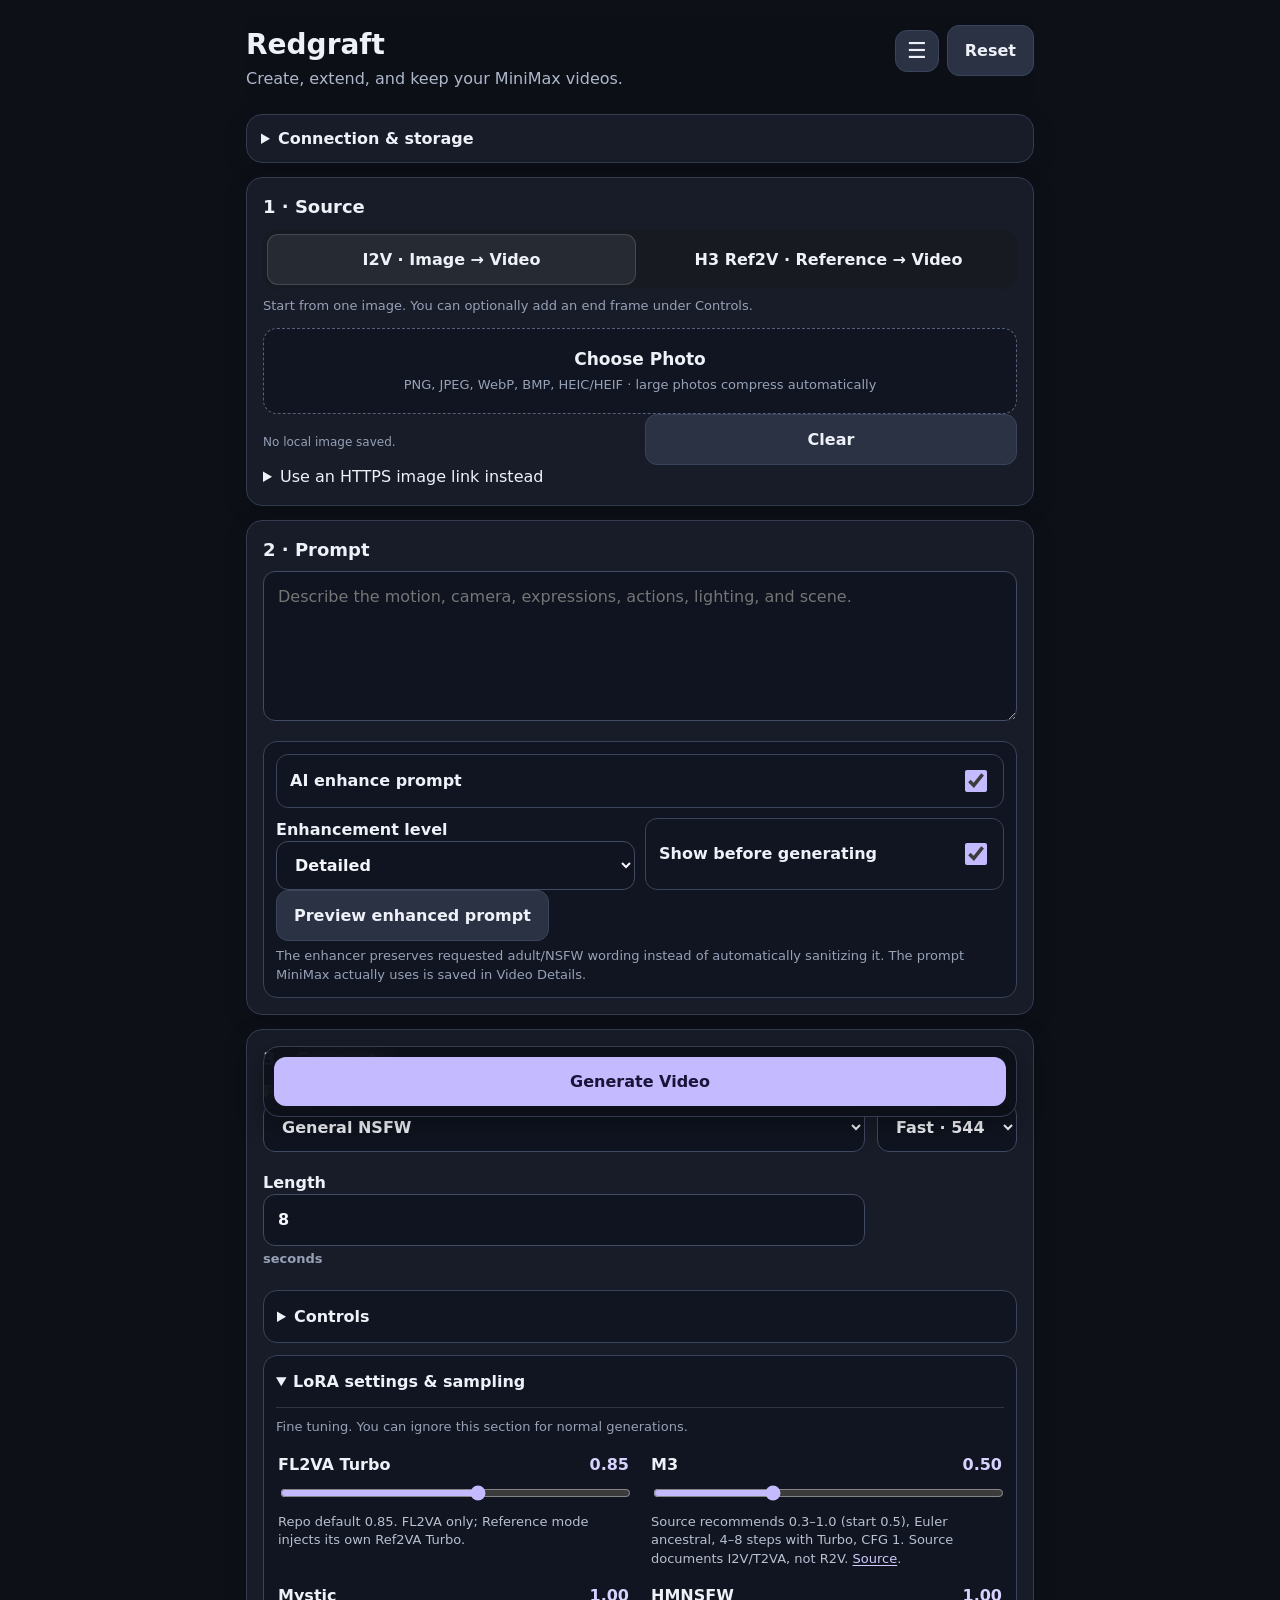
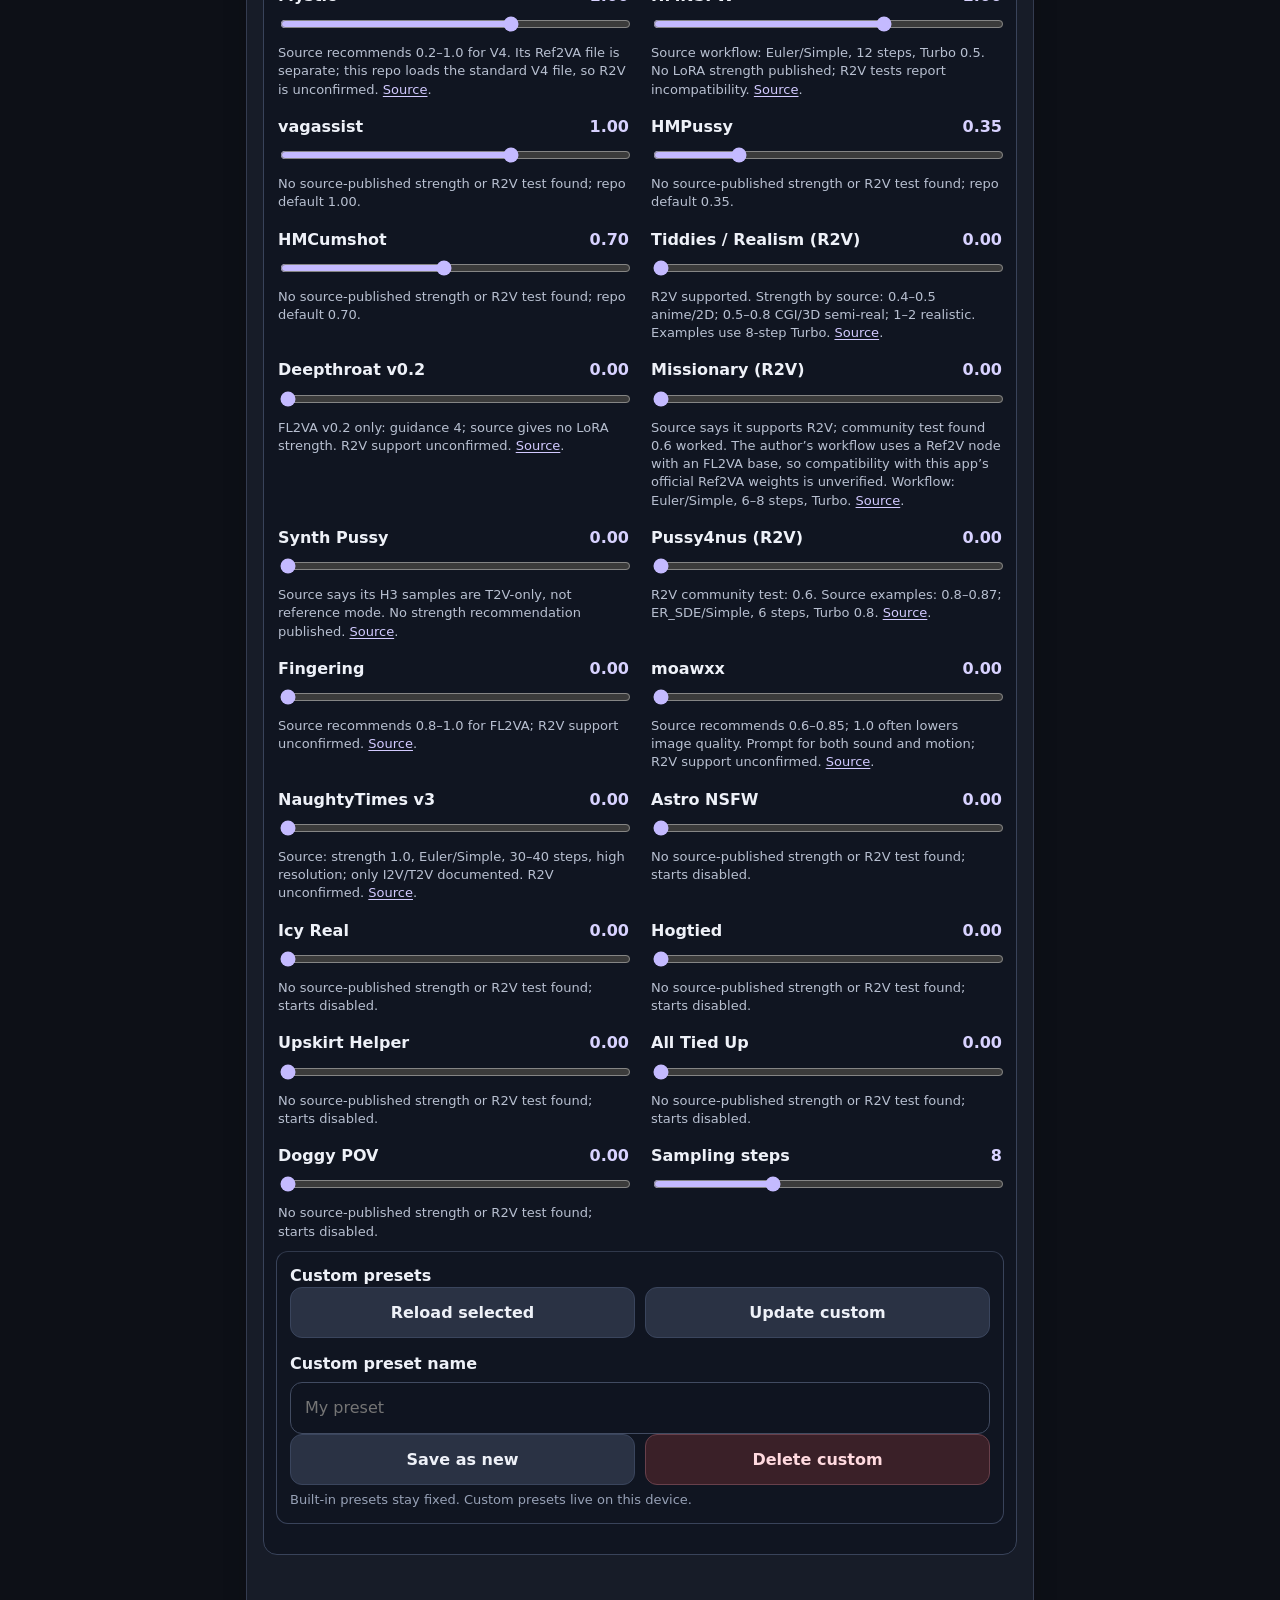
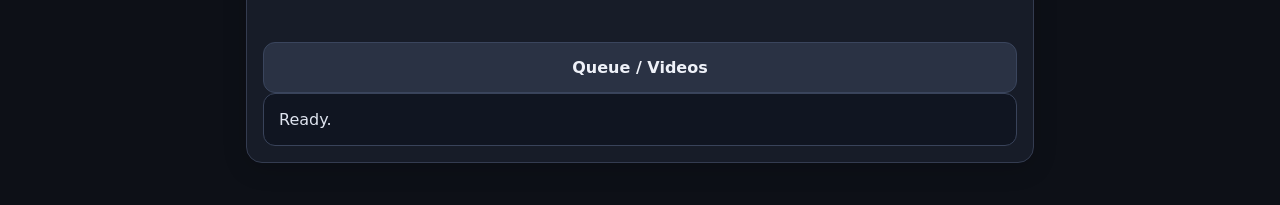
<file: docs/index.html>
<!doctype html>
<html lang="en">
<head>
<meta charset="utf-8">
<meta name="viewport" content="width=device-width,initial-scale=1,viewport-fit=cover">
<meta name="theme-color" content="#101219">
<meta name="apple-mobile-web-app-capable" content="yes">
<meta name="apple-mobile-web-app-status-bar-style" content="black-translucent">
<meta name="apple-mobile-web-app-title" content="Redgraft Video">
<meta http-equiv="Content-Security-Policy" content="default-src 'none'; style-src 'self'; script-src 'self'; connect-src https://api.runpod.ai; img-src blob: data: https:; media-src blob: https:; base-uri 'none'; form-action 'none'">
<title>Redgraft · Image to Video</title>
<link rel="stylesheet" href="styles.css">
<link rel="stylesheet" href="experience.css">
</head>
<body>
<div class="topbar">
  <div><h1>Redgraft</h1><p class="sub">Create, extend, and keep your MiniMax videos.</p></div>
  <div class="top-actions"><button id="menuBtn" class="secondary icon" type="button" aria-label="Open queue and videos">☰</button><button id="clearSettings" class="secondary" type="button">Reset</button></div>
</div>

<form id="form">
  <div class="card compact-card">
    <details id="connection">
      <summary>Connection & storage</summary>
      <label for="endpoint">RunPod endpoint ID</label>
      <input id="endpoint" placeholder="Example: abc123xyz" autocomplete="off" autocapitalize="off" spellcheck="false" required>
      <label for="key">RunPod API key</label>
      <input id="key" type="password" placeholder="RunPod API key" autocomplete="off" autocapitalize="off" spellcheck="false" required>
      <div class="saved">Connection details stay on this device until Reset.</div>
      <div id="archiveState" class="archive-banner">Permanent archive status unknown.</div>
    </details>
  </div>

  <div class="card">
    <h2 class="section-title">1 · Source</h2>
    <div class="mode-switch" role="group" aria-label="Generation mode">
      <button id="modeI2v" class="mode-button active" type="button" data-mode="i2v">I2V · Image → Video</button>
      <button id="modeReference" class="mode-button" type="button" data-mode="reference">H3 Ref2V · Reference → Video</button>
    </div>
    <input id="generationMode" type="hidden" value="i2v">
    <p id="modeHelp" class="section-sub">Start from one image. You can optionally add an end frame under Controls.</p>
    <div class="filebox"><input id="image" type="file" accept="image/png,image/jpeg,image/webp,image/bmp,image/heic,image/heif"><strong>Choose Photo</strong><span>PNG, JPEG, WebP, BMP, HEIC/HEIF · large photos compress automatically</span></div>
    <img id="preview" alt="Selected first frame" hidden>
    <div class="row" style="margin-top:10px"><div id="savedImageStatus" class="saved">No local image saved.</div><button id="clearSavedImage" class="secondary" type="button">Clear</button></div>
    <details style="margin-top:12px"><summary>Use an HTTPS image link instead</summary><label for="imageUrl">Direct image URL</label><input id="imageUrl" type="url" placeholder="https://…/image.jpg" inputmode="url" autocomplete="off"></details>
    <div id="referencePanel" class="subtle-section" hidden>
      <label for="referenceImages">Additional reference images <span class="hint">up to 8</span></label>
      <input id="referenceImages" type="file" accept="image/png,image/jpeg,image/webp,image/bmp,image/heic,image/heif" multiple>
      <div class="hint">Large reference images compress on this device to fit RunPod’s request limit.</div>
      <div id="referenceCount" class="saved">1 reference: the main image.</div>
      <label for="referenceSize">Reference fidelity<select id="referenceSize"><option value="match" selected>Balanced</option><option value="max">Maximum identity</option></select></label>
      <div class="hint">The main photo is &lt;Picture 1&gt;. Extra references become &lt;Picture 2&gt;, &lt;Picture 3&gt;, and so on.</div>
    </div>
  </div>

  <div class="card">
    <h2 class="section-title">2 · Prompt</h2>
    <textarea id="prompt" maxlength="10000" placeholder="Describe the motion, camera, expressions, actions, lighting, and scene." required></textarea>
    <div class="enhance-panel">
      <div class="enhance-head">
        <label class="toggle" for="autoEnhance"><span>AI enhance prompt</span><input id="autoEnhance" type="checkbox" checked></label>
      </div>
      <div class="enhance-controls">
        <label for="enhanceMode">Enhancement level<select id="enhanceMode"><option value="light">Light</option><option value="detailed" selected>Detailed</option><option value="aggressive">Aggressive</option></select></label>
        <label class="toggle" for="showEnhancedPrompt"><span>Show before generating</span><input id="showEnhancedPrompt" type="checkbox" checked></label>
      </div>
      <button id="previewEnhance" class="secondary" type="button" style="width:100%;margin-top:10px">Preview enhanced prompt</button>
      <div class="hint">The enhancer preserves requested adult/NSFW wording instead of automatically sanitizing it. The prompt MiniMax actually uses is saved in Video Details.</div>
    </div>
  </div>

  <div class="card">
    <h2 class="section-title">3 · Generate</h2>
    <div class="quick-grid primary-settings">
      <label for="presetSelect">Preset<select id="presetSelect"></select></label>
      <label for="qualityMode">Quality<select id="qualityMode"><option value="fast" selected>Fast · 544×960</option><option value="balanced">Balanced · 672×1184</option><option value="quality">Quality · 768×1344</option></select></label>
      <label for="duration">Length<input id="duration" type="number" min="0" max="60" step="1" inputmode="numeric" value="8"><span class="hint">seconds</span></label>
    </div>

    <details class="creative-panel">
      <summary>Controls</summary>
      <div class="control-group compact-grid">
        <div class="group-title">Generation</div>
        <label for="cameraMove">Camera<select id="cameraMove"><option value="none">Natural / prompt decides</option><option value="static">Static</option><option value="push">Slow push-in</option><option value="pull">Slow pull-back</option><option value="pan">Pan</option><option value="track">Tracking</option><option value="handheld">Handheld</option><option value="orbit">Orbit</option></select></label>
        <label for="motionAmount">Motion<select id="motionAmount"><option value="low">Low</option><option value="medium" selected>Medium</option><option value="high">High</option></select></label>
        <div class="quick-toggle-row compact-toggles"><label class="toggle" for="enableAudio"><span>Audio</span><input id="enableAudio" type="checkbox"></label><label class="toggle" for="enableGimm"><span>48 fps</span><input id="enableGimm" type="checkbox"></label><label class="toggle" for="enableAiUpscale"><span>AI upscale ×2</span><input id="enableAiUpscale" type="checkbox"></label></div>
      </div>
      <div class="control-group">
        <div class="group-title">Reproducibility</div>
        <label class="toggle" for="lockSeed"><span>Lock seed</span><input id="lockSeed" type="checkbox"></label>
        <label for="seedValue">Seed<input id="seedValue" type="number" min="0" max="9223372036854775807" step="1" inputmode="numeric" placeholder="Random"></label>
        <button id="newSeed" class="secondary" type="button">New random seed</button>
      </div>
      <div class="control-group" id="i2vEndFrameGroup">
        <div class="group-title">End-frame control</div>
        <div class="hint">Optional. H3 will transition from the first image toward this final frame.</div>
        <div class="filebox mini-filebox"><input id="lastFrame" type="file" accept="image/png,image/jpeg,image/webp,image/bmp,image/heic,image/heif"><strong>Choose End Frame</strong><span>Leave empty for normal I2V</span></div>
        <img id="lastFramePreview" alt="Selected end frame" hidden>
        <button id="clearLastFrame" class="secondary" type="button">Clear end frame</button>
      </div>
      <div class="control-group" id="abGroup">
        <div class="group-title">A/B test</div>
        <label class="toggle" for="abEnabled"><span>Generate two controlled variants</span><input id="abEnabled" type="checkbox"></label>
        <div id="abControls" hidden>
          <label for="abSetting">Compare<select id="abSetting"><option value="mystic_strength">Mystic</option><option value="hmnsfw_strength">HMNSFW</option><option value="vagassist_strength">vagassist</option><option value="realism_strength">Tiddies / Realism</option><option value="civ3210503_strength">Missionary (R2V)</option><option value="civ3320641_strength">Synth Pussy</option><option value="steps">Sampling steps</option></select></label>
          <div class="row"><label for="abA">A<input id="abA" type="number" min="0" max="16" step="0.05" value="0.5"></label><label for="abB">B<input id="abB" type="number" min="0" max="16" step="0.05" value="1.0"></label></div>
          <div class="hint">Both jobs use the same image, prompt and seed; only this setting changes.</div>
        </div>
      </div>
    </details>

    <details id="advancedSettings" class="advanced-panel" open>
      <summary>LoRA settings & sampling</summary>
      <div class="hint">Fine tuning. You can ignore this section for normal generations.</div>
      <div id="refAdvancedNote" class="hint" hidden>All LoRAs in this list except FL2VA Turbo are available in Ref2V; selected LoRAs are applied after the Ref2V Turbo adapter. “(R2V)” means this exact file has reference-mode evidence or is Ref2VA-specific. Untagged LoRAs are unconfirmed for Ref2VA; start low. Notes show source recommendations where available, otherwise the repo default.</div>
      <div id="loraWarning" class="lora-warning" hidden></div>
      <div id="loraGrid" class="lora-grid">
      <div id="fl2vaTurboSetting" class="setting"><div class="slider-head"><span>FL2VA Turbo</span><output id="turboStrengthValue">0.85</output></div><input id="turboStrength" type="range" min="0" max="1.5" step="0.05" value="0.85"><div class="tiny lora-note">Repo default 0.85. FL2VA only; Reference mode injects its own Ref2VA Turbo.</div></div>
      <div class="setting"><div class="slider-head"><span>M3</span><output id="m3StrengthValue">0.50</output></div><input id="m3Strength" type="range" min="0" max="1.5" step="0.05" value="0.50"><div class="tiny lora-note">Source recommends 0.3–1.0 (start 0.5), Euler ancestral, 4–8 steps with Turbo, CFG 1. Source documents I2V/T2VA, not R2V. <a href="https://civarchive.com/models/2925727?modelVersionId=3345855" target="_blank" rel="noopener">Source</a>.</div></div>
      <div class="setting"><div class="slider-head"><span>Mystic</span><output id="mysticStrengthValue">1.00</output></div><input id="mysticStrength" type="range" min="0" max="1.5" step="0.05" value="1.00"><div class="tiny lora-note">Source recommends 0.2–1.0 for V4. Its Ref2VA file is separate; this repo loads the standard V4 file, so R2V is unconfirmed. <a href="https://civarchive.com/models/2856467?modelVersionId=3266628" target="_blank" rel="noopener">Source</a>.</div></div>
      <div class="setting"><div class="slider-head"><span>HMNSFW</span><output id="hmnsfwStrengthValue">1.00</output></div><input id="hmnsfwStrength" type="range" min="0" max="1.5" step="0.05" value="1.00"><div class="tiny lora-note">Source workflow: Euler/Simple, 12 steps, Turbo 0.5. No LoRA strength published; R2V tests report incompatibility. <a href="https://civarchive.com/models/2834417?modelVersionId=3206518" target="_blank" rel="noopener">Source</a>.</div></div>
      <div class="setting"><div class="slider-head"><span>vagassist</span><output id="vagassistStrengthValue">1.00</output></div><input id="vagassistStrength" type="range" min="0" max="1.5" step="0.05" value="1.00"><div class="tiny lora-note">No source-published strength or R2V test found; repo default 1.00.</div></div>
      <div class="setting"><div class="slider-head"><span>HMPussy</span><output id="hmpussyStrengthValue">0.35</output></div><input id="hmpussyStrength" type="range" min="0" max="1.5" step="0.05" value="0.35"><div class="tiny lora-note">No source-published strength or R2V test found; repo default 0.35.</div></div>
      <div class="setting"><div class="slider-head"><span>HMCumshot</span><output id="cumshotStrengthValue">0.70</output></div><input id="cumshotStrength" type="range" min="0" max="1.5" step="0.05" value="0.70"><div class="tiny lora-note">No source-published strength or R2V test found; repo default 0.70.</div></div>
      <div class="setting"><div class="slider-head"><span>Tiddies / Realism (R2V)</span><output id="realismStrengthValue">0.00</output></div><input id="realismStrength" type="range" min="0" max="2" step="0.05" value="0"><div class="tiny lora-note">R2V supported. Strength by source: 0.4–0.5 anime/2D; 0.5–0.8 CGI/3D semi-real; 1–2 realistic. Examples use 8-step Turbo. <a href="https://civarchive.com/models/2858760?modelVersionId=3229050" target="_blank" rel="noopener">Source</a>.</div></div>
      <div class="setting"><div class="slider-head"><span>Deepthroat v0.2</span><output id="deepthroatStrengthValue">0.00</output></div><input id="deepthroatStrength" type="range" min="0" max="2" step="0.05" value="0"><div class="tiny lora-note">FL2VA v0.2 only: guidance 4; source gives no LoRA strength. R2V support unconfirmed. <a href="https://civarchive.com/models/2476698?modelVersionId=3226989" target="_blank" rel="noopener">Source</a>.</div></div>
      <div class="setting"><div class="slider-head"><span>Missionary (R2V)</span><output id="civ3210503StrengthValue">0.00</output></div><input id="civ3210503Strength" type="range" min="0" max="2" step="0.05" value="0"><div class="tiny lora-note">Source says it supports R2V; community test found 0.6 worked. The author’s workflow uses a Ref2V node with an FL2VA base, so compatibility with this app’s official Ref2VA weights is unverified. Workflow: Euler/Simple, 6–8 steps, Turbo. <a href="https://civarchive.com/models/2843744?modelVersionId=3210503" target="_blank" rel="noopener">Source</a>.</div></div>
      <div class="setting"><div class="slider-head"><span>Synth Pussy</span><output id="civ3320641StrengthValue">0.00</output></div><input id="civ3320641Strength" type="range" min="0" max="2" step="0.05" value="0"><div class="tiny lora-note">Source says its H3 samples are T2V-only, not reference mode. No strength recommendation published. <a href="https://civarchive.com/models/2509189?modelVersionId=3320641" target="_blank" rel="noopener">Source</a>.</div></div>
      <div class="setting"><div class="slider-head"><span>Pussy4nus (R2V)</span><output id="pussy4nusStrengthValue">0.00</output></div><input id="pussy4nusStrength" type="range" min="0" max="2" step="0.05" value="0"><div class="tiny lora-note">R2V community test: 0.6. Source examples: 0.8–0.87; ER_SDE/Simple, 6 steps, Turbo 0.8. <a href="https://civarchive.com/models/2838518?modelVersionId=3207723" target="_blank" rel="noopener">Source</a>.</div></div>
      <div class="setting"><div class="slider-head"><span>Fingering</span><output id="fingeringStrengthValue">0.00</output></div><input id="fingeringStrength" type="range" min="0" max="2" step="0.05" value="0"><div class="tiny lora-note">Source recommends 0.8–1.0 for FL2VA; R2V support unconfirmed. <a href="https://civarchive.com/models/2887438?modelVersionId=3264127" target="_blank" rel="noopener">Source</a>.</div></div>
      <div class="setting"><div class="slider-head"><span>moawxx</span><output id="moawxxStrengthValue">0.00</output></div><input id="moawxxStrength" type="range" min="0" max="2" step="0.05" value="0"><div class="tiny lora-note">Source recommends 0.6–0.85; 1.0 often lowers image quality. Prompt for both sound and motion; R2V support unconfirmed. <a href="https://civarchive.com/models/2857965?modelVersionId=3228089" target="_blank" rel="noopener">Source</a>.</div></div>
      <div class="setting"><div class="slider-head"><span>NaughtyTimes v3</span><output id="naughtytimesStrengthValue">0.00</output></div><input id="naughtytimesStrength" type="range" min="0" max="2" step="0.05" value="0"><div class="tiny lora-note">Source: strength 1.0, Euler/Simple, 30–40 steps, high resolution; only I2V/T2V documented. R2V unconfirmed. <a href="https://civarchive.com/models/2836176?modelVersionId=3304489" target="_blank" rel="noopener">Source</a>.</div></div>
      <div class="setting"><div class="slider-head"><span>Astro NSFW</span><output id="astroStrengthValue">0.00</output></div><input id="astroStrength" type="range" min="0" max="2" step="0.05" value="0"><div class="tiny lora-note">No source-published strength or R2V test found; starts disabled.</div></div>
      <div class="setting"><div class="slider-head"><span>Icy Real</span><output id="icyRealStrengthValue">0.00</output></div><input id="icyRealStrength" type="range" min="0" max="2" step="0.05" value="0"><div class="tiny lora-note">No source-published strength or R2V test found; starts disabled.</div></div>
      <div class="setting"><div class="slider-head"><span>Hogtied</span><output id="hogtiedStrengthValue">0.00</output></div><input id="hogtiedStrength" type="range" min="0" max="2" step="0.05" value="0"><div class="tiny lora-note">No source-published strength or R2V test found; starts disabled.</div></div>
      <div class="setting"><div class="slider-head"><span>Upskirt Helper</span><output id="upskirtStrengthValue">0.00</output></div><input id="upskirtStrength" type="range" min="0" max="2" step="0.05" value="0"><div class="tiny lora-note">No source-published strength or R2V test found; starts disabled.</div></div>
      <div class="setting"><div class="slider-head"><span>All Tied Up</span><output id="allTiedUpStrengthValue">0.00</output></div><input id="allTiedUpStrength" type="range" min="0" max="2" step="0.05" value="0"><div class="tiny lora-note">No source-published strength or R2V test found; starts disabled.</div></div>
      <div class="setting"><div class="slider-head"><span>Doggy POV</span><output id="doggyPovStrengthValue">0.00</output></div><input id="doggyPovStrength" type="range" min="0" max="2" step="0.05" value="0"><div class="tiny lora-note">No source-published strength or R2V test found; starts disabled.</div></div>
      <div id="afterMidnightSetting" class="setting" hidden><div class="slider-head"><span>AfterMidnight · Ref2VA (R2V)</span><output id="afterMidnightStrengthValue">0.00</output></div><input id="afterMidnightStrength" type="range" min="0" max="2" step="0.05" value="0"><div class="tiny lora-note">Built specifically for Ref2VA; starts disabled. No published weight recommendation found.</div></div>
      <div class="setting"><div class="slider-head"><span>Sampling steps</span><output id="stepsValue">8</output></div><input id="steps" type="range" min="4" max="16" step="1" value="8"></div>
      </div>

      <div class="preset-box subtle-section">
        <strong>Custom presets</strong>
        <div class="row" style="margin-top:10px"><button id="loadPreset" class="secondary" type="button">Reload selected</button><button id="savePreset" class="secondary" type="button">Update custom</button></div>
        <label for="presetName">Custom preset name</label><input id="presetName" maxlength="60" placeholder="My preset">
        <div class="row" style="margin-top:10px"><button id="addPreset" class="secondary" type="button">Save as new</button><button id="deletePreset" class="danger" type="button">Delete custom</button></div>
        <div class="hint">Built-in presets stay fixed. Custom presets live on this device.</div>
      </div>
    </details>

    <div class="primary-action"><button id="generate" type="submit">Generate Video</button></div>
    <div class="actions"><button id="openQueue" class="secondary" type="button">Queue / Videos</button></div>
    <div id="status" role="status" aria-live="polite">Ready.</div>
    <div id="results"></div>
  </div>
</form>

<div id="drawerBackdrop" class="drawer-backdrop" hidden></div>
<aside id="drawer" class="drawer" hidden aria-label="Queue and video library">
  <div class="drawer-head"><h2>Redgraft</h2><button id="closeDrawer" class="secondary icon" type="button" aria-label="Close">×</button></div>
  <div class="tabs"><button id="tabQueue" class="active" type="button">Queue <span id="queueCount" class="counter">0</span></button><button id="tabVideos" type="button">Videos <span id="videoCount" class="counter">0</span></button></div>
  <div class="drawer-body">
    <section id="queuePane"><div class="hint">The × button cancels an active RunPod job or removes a finished item from this device's queue view.</div><div id="queueList"></div></section>
    <section id="videosPane" hidden>
      <div class="library-toolbar"><button id="refreshLibrary" type="button">Refresh Videos</button><button id="loadMore" class="secondary" type="button" hidden>Load more</button></div>
      <div id="libraryState" class="hint">Your permanent private renders appear here. Extend continues from the final frame and appends the continuation into a combined MP4.</div>
      <div id="videoLibrary"></div>
    </section>
  </div>
</aside>

<div id="detailsModal" class="modal-backdrop" hidden>
  <div class="modal">
    <div class="drawer-head"><h3 id="detailTitle">Render details</h3><button id="closeDetails" class="secondary icon" type="button" aria-label="Close details">×</button></div>
    <dl id="detailMeta" class="detail-grid"></dl>
    <div id="detailOriginalWrap" class="detail-prompt-group"><h4>Original prompt</h4><div id="detailOriginalPrompt" class="prompt-block"></div></div>
    <div id="detailEnhancedWrap" class="detail-prompt-group"><h4>AI-enhanced prompt</h4><div id="detailEnhancedPrompt" class="prompt-block"></div></div>
    <div class="detail-prompt-group"><h4>Prompt used by MiniMax</h4><div id="detailPrompt" class="prompt-block"></div></div>
    <h4>Settings</h4><pre id="detailSettings" class="settings-pre"></pre>
  </div>
</div>

<div id="promptPreviewModal" class="modal-backdrop" hidden>
  <div class="modal">
    <div class="drawer-head"><div><h3>Enhanced prompt</h3><div id="promptPreviewContext" class="hint"></div></div><button id="cancelPromptChoice" class="secondary icon" type="button" aria-label="Close prompt preview">×</button></div>
    <div class="prompt-review-grid">
      <div><h4>Original</h4><div id="previewOriginalPrompt" class="prompt-review-box"></div></div>
      <div><h4>AI enhanced</h4><div id="previewEnhancedPrompt" class="prompt-review-box"></div></div>
    </div>
    <div class="modal-actions"><button id="useEnhancedPrompt" type="button">Use Enhanced</button><button id="useOriginalPrompt" class="secondary" type="button">Use Original</button></div>
  </div>
</div>

<div id="extendModal" class="modal-backdrop" hidden>
  <div class="modal extension-form">
    <div class="drawer-head"><h3>Extend video</h3><button id="closeExtend" class="secondary icon" type="button" aria-label="Close extension">×</button></div>
    <div class="extension-note">The current video's final frame seeds the continuation. When generation finishes, Redgraft appends it to the original and saves one combined MP4.</div>
    <label for="extendPrompt">Continuation prompt</label><textarea id="extendPrompt" maxlength="10000"></textarea>
    <label for="extendDuration">Add seconds</label><input id="extendDuration" type="number" min="1" max="60" step="1" value="8" inputmode="numeric">
    <div class="enhance-panel">
      <label class="toggle" for="extendEnhance"><span>AI enhance continuation</span><input id="extendEnhance" type="checkbox" checked></label>
      <div class="enhance-controls">
        <label for="extendEnhanceMode">Enhancement level<select id="extendEnhanceMode"><option value="light">Light</option><option value="detailed" selected>Detailed</option><option value="aggressive">Aggressive</option></select></label>
        <label class="toggle" for="extendShowEnhanced"><span>Show before extending</span><input id="extendShowEnhanced" type="checkbox" checked></label>
      </div>
    </div>
    <div class="modal-actions"><button id="queueExtend" type="button">Generate & Append</button><button id="cancelExtend" class="secondary" type="button">Cancel</button></div>
  </div>
</div>

<script src="app-ref2va-v2.js?v=4"></script>
<script src="experience.js"></script>
<script src="extend.js"></script>
<script src="openqueue.js"></script>
<script src="generation-tools.js?v=4"></script>
</body>
</html>
</file>
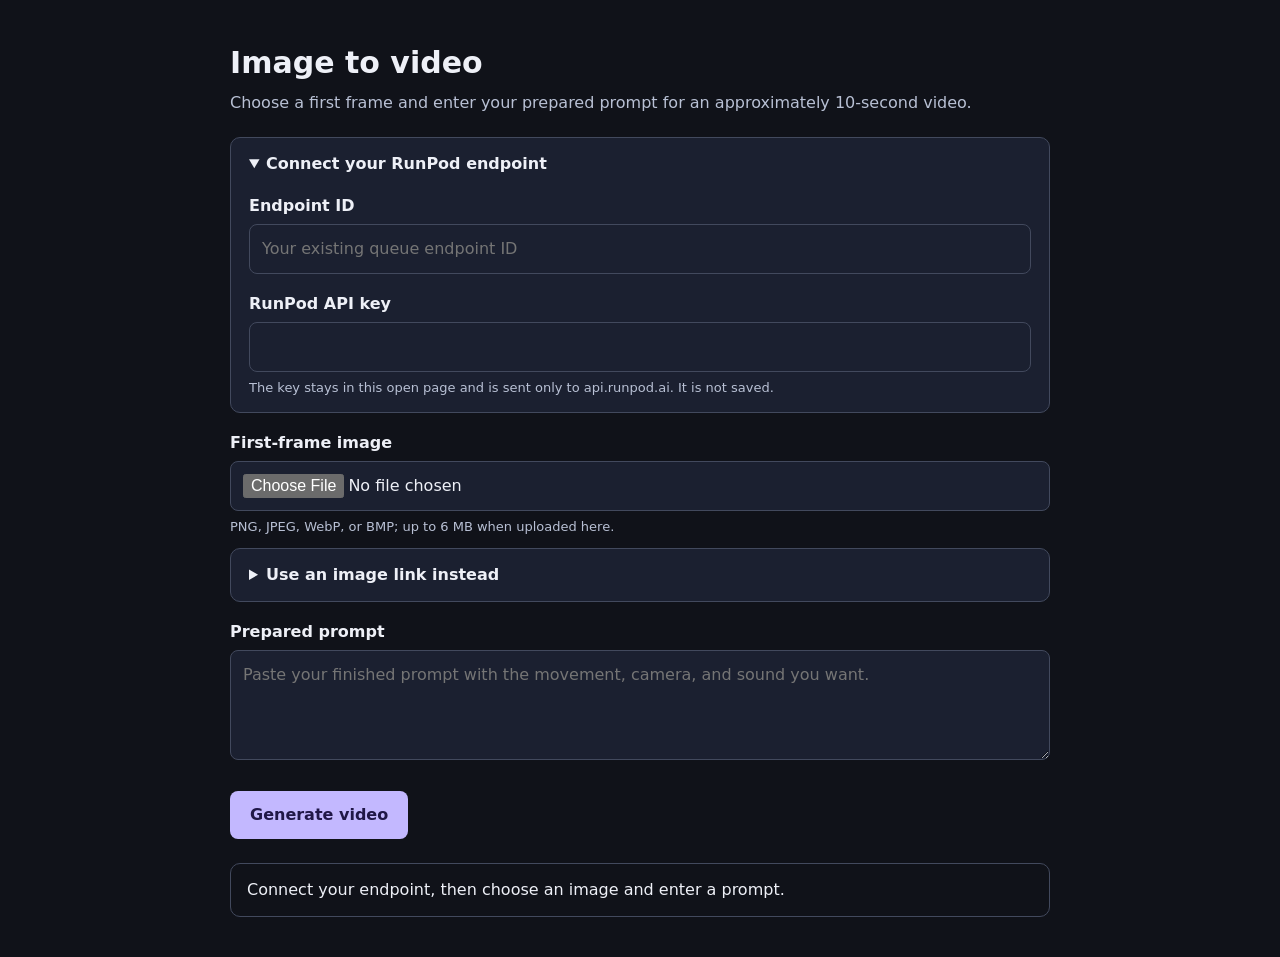
<file: client/client.html>
<!doctype html>
<html lang="en">
<meta charset="utf-8">
<meta name="viewport" content="width=device-width,initial-scale=1">
<meta http-equiv="Content-Security-Policy" content="default-src 'none'; style-src 'unsafe-inline'; script-src 'unsafe-inline'; connect-src https://api.runpod.ai; img-src blob: data:; media-src blob: https:; base-uri 'none'; form-action 'none'">
<title>Image to video · RunPod</title>
<style>
:root{color-scheme:dark;font:16px/1.5 system-ui,sans-serif;background:#101219;color:#eef0f7}
*{box-sizing:border-box}body{max-width:860px;margin:40px auto;padding:0 20px}h1{font-size:30px;margin:0 0 6px}p{color:#b8c0d4;margin:6px 0 22px}
label{display:block;font-weight:600;margin:18px 0 6px}input,textarea,button{font:inherit}input,textarea{width:100%;padding:12px;border:1px solid #42495d;border-radius:8px;background:#1b2030;color:inherit}textarea{resize:vertical;min-height:110px}
details{padding:14px 18px;background:#1b2030;border:1px solid #42495d;border-radius:10px}summary{cursor:pointer;font-weight:600}.hint{font-size:13px;color:#b8c0d4;margin-top:6px}
button,.download{border:0;border-radius:8px;padding:12px 20px;background:#c3b8ff;color:#201747;font-weight:700;cursor:pointer;text-decoration:none;display:inline-block}button.secondary{background:#30384e;color:#eef0f7}button:disabled{opacity:.5;cursor:default}.actions{display:flex;gap:12px;flex-wrap:wrap;margin:24px 0}
#status{white-space:pre-wrap;padding:14px 16px;border:1px solid #42495d;border-radius:10px;min-height:52px}#status.error{border-color:#f89b9b;color:#ffd2d2}#preview{max-height:230px;max-width:100%;border-radius:10px;margin-top:12px}video{width:100%;max-height:480px;margin:20px 0 10px;background:#000;border-radius:10px}[hidden]{display:none!important}small{overflow-wrap:anywhere}a{color:#c3b8ff}input:focus,textarea:focus,button:focus-visible,summary:focus-visible{outline:2px solid #c3b8ff;outline-offset:3px}
</style>
<h1>Image to video</h1>
<p>Choose a first frame and enter your prepared prompt for an approximately 10-second video.</p>
<form id="form">
<details id="connection" open>
  <summary>Connect your RunPod endpoint</summary>
  <label for="endpoint">Endpoint ID</label>
  <input id="endpoint" placeholder="Your existing queue endpoint ID" autocomplete="off" required>
  <label for="key">RunPod API key</label>
  <input id="key" type="password" autocomplete="off" required>
  <div class="hint">The key stays in this open page and is sent only to api.runpod.ai. It is not saved.</div>
</details>
<label for="image">First-frame image</label>
<input id="image" type="file" accept="image/png,image/jpeg,image/webp,image/bmp">
<div class="hint">PNG, JPEG, WebP, or BMP; up to 6 MB when uploaded here.</div>
<img id="preview" alt="Your selected first frame" hidden>
<details style="margin-top:12px">
  <summary>Use an image link instead</summary>
  <label for="imageUrl">Direct HTTPS image link</label>
  <input id="imageUrl" type="url" placeholder="https://…/image.jpg">
  <div class="hint">Use either a file or a direct link. The link must be accessible to your worker.</div>
</details>
<label for="prompt">Prepared prompt</label>
<textarea id="prompt" maxlength="10000" placeholder="Paste your finished prompt with the movement, camera, and sound you want." required></textarea>
<div class="actions">
  <button id="generate" type="submit">Generate video</button>
  <button id="resume" class="secondary" type="button" hidden>Check saved job</button>
  <button id="cancel" class="secondary" type="button" hidden>Cancel job</button>
  <button id="forget" class="secondary" type="button" hidden>Clear saved job</button>
</div>
</form>
<div id="status" role="status" aria-live="polite">Connect your endpoint, then choose an image and enter a prompt.</div>
<small id="job"></small>
<div id="results"></div>
<script>
'use strict';
const $ = id => document.getElementById(id);
const savedKey = 'runpod-image-video-job-v1';
let active = null, polling = false, submittingJob = false, previewUrl = null, pollEpoch = 0;
const resultBlobs = [];
function savedJob() { try { return JSON.parse(localStorage.getItem(savedKey)); } catch { return null; } }
function persist(value) { try { value ? localStorage.setItem(savedKey, JSON.stringify(value)) : localStorage.removeItem(savedKey); } catch {} }
function message(text, error=false) { $('status').textContent=text; $('status').className=error?'error':''; }
function controls(busy) {
  $('generate').disabled=busy || Boolean(active);
  $('endpoint').disabled=busy; $('key').disabled=busy;
  $('resume').hidden=busy || !active;
  $('cancel').hidden=!active;
  $('forget').hidden=busy || !active;
}
function connection() {
  let endpoint=$('endpoint').value.trim();
  if(endpoint.startsWith('https://api.runpod.ai/v2/')) endpoint=endpoint.split('/')[4];
  if(!/^[A-Za-z0-9_-]{5,120}$/.test(endpoint)) throw Error('Enter the endpoint ID from your RunPod endpoint page.');
  const key=$('key').value.trim();
  if(!key) throw Error('Enter your RunPod API key in the connection section.');
  return {endpoint,key};
}
async function request(config, path, body) {
  const controller=new AbortController();
  const timeout=setTimeout(()=>controller.abort(),30000);
  try {
    const response=await fetch('https://api.runpod.ai/v2/'+encodeURIComponent(config.endpoint)+path,{
      method:body===undefined?'GET':'POST',
      headers:{'Authorization':'Bearer '+config.key,'Content-Type':'application/json'},
      ...(body===undefined?{}:{body:JSON.stringify(body)}),signal:controller.signal
    });
    if(!response.ok) {
      const explanations={401:'API key was rejected.',403:'This API key cannot access the endpoint.',404:'Endpoint or job was not found. Completed results expire after 30 minutes.',429:'RunPod is rate limiting requests. Check the saved job again shortly.'};
      throw Error(explanations[response.status] || 'RunPod returned HTTP '+response.status+'.');
    }
    return await response.json();
  } catch(error) {
    if(error.name==='AbortError') throw Error('The connection timed out. A submitted job may still be running.');
    if(error instanceof TypeError) throw Error('The browser could not contact RunPod. Check your connection and browser restrictions. A submitted job may still be running.');
    throw error;
  } finally { clearTimeout(timeout); }
}
function resetResults() {
  for(const url of resultBlobs.splice(0)) URL.revokeObjectURL(url);
  $('results').replaceChildren();
}
function showResult(output) {
  if(output?.error) throw Error(String(output.error));
  if(output?.status!=='success' || !Array.isArray(output.videos) || !output.videos.length)
    throw Error('The worker did not return a video. Check the worker logs and that the repair version is deployed.');
  resetResults();
  for(const item of output.videos) {
    let url;
    if(item.type==='base64' && typeof item.data==='string') {
      const binary=atob(item.data), bytes=new Uint8Array(binary.length);
      for(let i=0;i<binary.length;i++) bytes[i]=binary.charCodeAt(i);
      url=URL.createObjectURL(new Blob([bytes],{type:'video/mp4'}));resultBlobs.push(url);
    } else if(item.type==='url' && typeof item.url==='string' && new URL(item.url).protocol==='https:') url=item.url;
    else throw Error('The worker returned an unsupported video response.');
    const video=document.createElement('video');video.controls=true;video.preload='metadata';video.src=url;
    const link=document.createElement('a');link.href=url;link.className='download';
    link.textContent='Download MP4';link.download=item.filename||'video.mp4';link.rel='noopener noreferrer';
    if(item.type==='url') link.target='_blank';
    $('results').append(video,link);
    if(item.compressed_for_delivery) {
      const note=document.createElement('p');note.className='hint';
      note.textContent='Compressed to fit the API response. Configure output storage on the worker to receive the original encoding.';
      $('results').append(note);
    }
  }
}
function finish() { pollEpoch++;active=null;persist(null);polling=false;controls(false); }
async function poll(config) {
  if(polling) return;
  const epoch=++pollEpoch;
  polling=true;controls(true);
  try {
    while(active && epoch===pollEpoch) {
      const jobId=active.jobId;
      const state=await request(config,'/status/'+encodeURIComponent(jobId));
      if(!active || active.jobId!==jobId || epoch!==pollEpoch) return;
      if(state.status==='COMPLETED') {
        try { showResult(state.output);message('Video ready. Download it to keep a copy.'); }
        catch(error) {message(error.message,true);}
        finally { finish(); }
        return;
      }
      if(['FAILED','CANCELLED','TIMED_OUT'].includes(state.status)) {
        const detail=state.error||state.output?.error||state.status;
        finish();message(String(detail),true);return;
      }
      const stage=state.output?.stage;
      message(stage || (state.status==='IN_QUEUE'?'Queued. RunPod is waiting for a worker.':'Running. Check worker logs for detailed model and generation progress.'));
      await new Promise(resolve=>setTimeout(resolve,5000));
    }
  } catch(error) {if(epoch===pollEpoch)message(error.message+(active?'\nUse “Check saved job” to reconnect without submitting another generation.':''),true);}
  finally {if(epoch===pollEpoch){polling=false;controls(false);}}
}
function fileData(file) {
  return new Promise((resolve,reject)=>{const reader=new FileReader();reader.onload=()=>resolve(reader.result);reader.onerror=()=>reject(Error('Could not read the selected image.'));reader.readAsDataURL(file);});
}
$('image').addEventListener('change',()=>{
  if(previewUrl) URL.revokeObjectURL(previewUrl);
  const file=$('image').files[0];$('preview').hidden=!file;
  if(file) {$('imageUrl').value='';previewUrl=URL.createObjectURL(file);$('preview').src=previewUrl;}
});
$('imageUrl').addEventListener('input',()=>{if($('imageUrl').value.trim()) {$('image').value='';$('preview').hidden=true;}});
$('form').addEventListener('submit',async event=>{
  event.preventDefault();if(active||polling||submittingJob)return;
  submittingJob=true;
  let submitting=false;
  try {
    const config=connection(), file=$('image').files[0], url=$('imageUrl').value.trim();
    const prompt=$('prompt').value.trim();
    if(!prompt) throw Error('Enter a prompt.');
    if(!file&&!url) throw Error('Choose an image or enter a direct HTTPS image link.');
    if(file&&file.size>6000000) throw Error('This image exceeds 6 MB. Use a smaller image or a direct image link.');
    if(url&&new URL(url).protocol!=='https:') throw Error('The image link must use HTTPS.');
    controls(true);resetResults();message('Submitting your request…');
    const image=file?await fileData(file):url;
    submitting=true;
    const queued=await request(config,'/run',{input:{image,prompt},policy:{executionTimeout:7200000,ttl:86400000}});
    if(typeof queued.id!=='string'||!queued.id) throw Error('RunPod did not return a job ID.');
    active={endpoint:config.endpoint,jobId:queued.id};persist(active);
    $('job').textContent='Job: '+queued.id;$('connection').open=false;
    void poll(config);
  } catch(error) {
    message(error.message+(submitting&&!active?'\nBefore submitting again, check RunPod’s Requests tab in case the job was accepted.':''),true);
  } finally {submittingJob=false;if(!polling)controls(false);}
});
$('resume').addEventListener('click',async()=>{
  try {const config=connection();if(config.endpoint!==active?.endpoint)throw Error('Use the endpoint belonging to the saved job.');await poll(config);}
  catch(error){message(error.message,true);}
});
$('cancel').addEventListener('click',async()=>{
  if(!active)return;
  const jobId=active.jobId, epoch=pollEpoch;
  try {const config=connection();if(config.endpoint!==active.endpoint)throw Error('Use the endpoint belonging to the saved job.');
    await request(config,'/cancel/'+encodeURIComponent(jobId),{});
    if(active?.jobId===jobId && epoch===pollEpoch){finish();message('Cancellation requested. Check RunPod if the worker continues running.');}}
  catch(error){if(active?.jobId===jobId && epoch===pollEpoch)message(error.message,true);}
});
$('forget').addEventListener('click',()=>{
  if(confirm('Clear the saved job from this page? This does not cancel a running job or stop its charges.')) {
    finish();$('job').textContent='';message('Saved job cleared. You can submit a new request.');
  }
});
const previous=savedJob();
if(previous&&/^[A-Za-z0-9_-]{5,120}$/.test(previous.endpoint)&&typeof previous.jobId==='string') {
  active=previous;$('endpoint').value=previous.endpoint;$('job').textContent='Saved job: '+previous.jobId;
  message('A previous job is saved. Enter your API key, then check its status.');controls(false);
}
</script>
</html>
</file>
<file: docs/styles.css>
:root{color-scheme:dark;font:16px/1.45 -apple-system,BlinkMacSystemFont,"SF Pro Text",system-ui,sans-serif;background:#0d1017;color:#eef1f8}*{box-sizing:border-box}html,body{margin:0;min-height:100%;background:#0d1017}body{padding:calc(18px + env(safe-area-inset-top)) 16px calc(28px + env(safe-area-inset-bottom));max-width:820px;margin:0 auto}h1{font-size:28px;line-height:1.1;margin:5px 0 6px}.sub{margin:0;color:#aeb7cb}.card{background:#171c28;border:1px solid #343c50;border-radius:16px;padding:16px;margin:14px 0;box-shadow:0 6px 24px rgba(0,0,0,.16)}label{display:block;font-weight:700;margin:14px 0 7px}input,textarea,button,select{font:inherit}input,textarea,select{width:100%;border:1px solid #414b61;border-radius:12px;background:#0f1420;color:#f4f6fb;padding:13px 14px;outline:none}input:focus,textarea:focus,select:focus{border-color:#9d91ff;box-shadow:0 0 0 3px rgba(157,145,255,.15)}textarea{resize:vertical;min-height:150px}.hint{font-size:13px;color:#97a1b6;margin-top:6px}.tiny{font-size:12px;color:#8994aa}.saved{font-size:12px;color:#94a0b6;margin-top:5px}.row{display:flex;gap:10px;align-items:center;flex-wrap:wrap}.row>*{flex:1 1 160px}button,.download{border:0;border-radius:12px;padding:13px 17px;background:#c4baff;color:#1a1438;font-weight:800;cursor:pointer;text-decoration:none;display:inline-flex;align-items:center;justify-content:center;min-height:46px}button.secondary{background:#2a3244;color:#eef1f8;border:1px solid #3a455d}button.danger{background:#3a2028;color:#ffd9df;border:1px solid #68404b}button.icon{min-width:42px;min-height:42px;padding:8px 11px;font-size:22px;line-height:1}button:disabled{opacity:.48;cursor:default}.topbar{display:flex;justify-content:space-between;gap:10px;align-items:flex-start;position:sticky;top:0;z-index:20;background:rgba(13,16,23,.94);backdrop-filter:blur(12px);padding:7px 0 10px}.top-actions{display:flex;gap:8px;align-items:center}.filebox{position:relative;border:1px dashed #56617a;border-radius:14px;padding:18px;text-align:center;background:#101521}.filebox input{position:absolute;inset:0;opacity:0;cursor:pointer}.filebox strong{display:block;font-size:17px}.filebox span{color:#98a2b7;font-size:13px}#preview{display:block;max-width:100%;max-height:320px;margin:14px auto 0;border-radius:14px;object-fit:contain;background:#090b10}.setting{margin-top:16px}.slider-head{display:flex;justify-content:space-between;gap:12px;font-weight:700;margin-bottom:7px}.slider-head output{font-variant-numeric:tabular-nums;color:#d8d2ff}.setting input[type=range]{width:100%;padding:0;border:0;background:transparent;box-shadow:none;accent-color:#c4baff}.preset-box{margin:14px 0 18px;padding:13px;border:1px solid #39435a;border-radius:12px;background:#101521}.preset-box label:first-child{margin-top:0}.toggle-row{display:flex;gap:12px;flex-wrap:wrap;margin-top:16px}.toggle{display:flex;align-items:center;justify-content:space-between;gap:14px;flex:1 1 220px;padding:12px 13px;border:1px solid #39435a;border-radius:12px;background:#101521}.toggle span{font-weight:700}.toggle input{width:22px;height:22px;accent-color:#c4baff}.archive-banner{padding:12px 13px;border-radius:12px;background:#101521;border:1px solid #39435a;margin-top:12px;color:#bcc5d8}.archive-banner.good{border-color:#355d4d;color:#c9f5df;background:#102019}.archive-banner.warn{border-color:#725e32;color:#ffe2a8;background:#211c10}.actions{display:flex;gap:10px;flex-wrap:wrap;margin-top:16px}.actions>*{flex:1 1 180px}#status{white-space:pre-wrap;padding:14px 15px;border:1px solid #39435a;border-radius:12px;min-height:50px;background:#101521;color:#dfe4ef}#status.error{border-color:#7a424b;color:#ffd2d8;background:#211319}#status.good{border-color:#355d4d;color:#c9f5df;background:#102019}video{display:block;width:100%;max-height:520px;background:#000;border-radius:14px}.result-card{margin-top:14px}.drawer-backdrop{position:fixed;inset:0;background:rgba(0,0,0,.54);z-index:89}.drawer{position:fixed;top:0;right:0;bottom:0;width:min(92vw,520px);background:#10141e;border-left:1px solid #343c50;z-index:90;box-shadow:-16px 0 50px rgba(0,0,0,.42);display:flex;flex-direction:column;padding:calc(14px + env(safe-area-inset-top)) 14px calc(14px + env(safe-area-inset-bottom));transform:translateX(0);transition:transform .18s ease}.drawer[hidden],.drawer-backdrop[hidden]{display:none!important}.drawer-head{display:flex;justify-content:space-between;align-items:center;gap:10px}.drawer-head h2{margin:0}.tabs{display:flex;gap:8px;margin:14px 0}.tabs button{flex:1;background:#252c3d;color:#e7eaf2}.tabs button.active{background:#c4baff;color:#1a1438}.drawer-body{overflow:auto;min-height:0;padding-bottom:20px}.queue-card,.video-card{border:1px solid #39435a;border-radius:14px;padding:12px;margin:10px 0;background:#171c28}.queue-top,.video-top{display:flex;gap:10px;align-items:flex-start;justify-content:space-between}.queue-title,.video-title{font-weight:800;overflow-wrap:anywhere}.queue-meta,.video-meta{font-size:12px;color:#98a2b7;margin-top:4px}.queue-x{flex:0 0 auto;width:38px;min-width:38px;min-height:38px;padding:0;border-radius:999px;background:#3a2028;color:#ffd9df;border:1px solid #68404b;font-size:23px}.queue-progress{width:100%;height:12px;margin:10px 0 4px;accent-color:#c4baff}.status-pill{display:inline-block;padding:4px 8px;border-radius:999px;background:#252c3d;color:#cfd5e3;font-size:12px;margin-top:6px}.status-pill.completed{background:#173024;color:#c9f5df}.status-pill.failed,.status-pill.cancelled{background:#351d24;color:#ffd2d8}.video-card video{margin-top:10px;max-height:280px}.video-actions{display:flex;gap:8px;flex-wrap:wrap;margin-top:10px}.video-actions>*{flex:1 1 110px}.empty{padding:28px 12px;text-align:center;color:#8994aa}.modal-backdrop{position:fixed;inset:0;background:rgba(0,0,0,.68);z-index:99;display:flex;align-items:center;justify-content:center;padding:20px}.modal-backdrop[hidden]{display:none!important}.modal{width:min(94vw,620px);max-height:86vh;overflow:auto;background:#171c28;border:1px solid #414b61;border-radius:16px;padding:16px}.modal h3{margin:0 0 10px}.detail-grid{display:grid;grid-template-columns:130px 1fr;gap:8px 12px;font-size:14px}.detail-grid dt{color:#96a0b4}.detail-grid dd{margin:0;overflow-wrap:anywhere}.prompt-block{white-space:pre-wrap;background:#101521;border:1px solid #39435a;border-radius:12px;padding:12px;margin-top:12px}.settings-pre{white-space:pre-wrap;overflow-wrap:anywhere;background:#101521;border:1px solid #39435a;border-radius:12px;padding:12px;font:12px/1.45 ui-monospace,SFMono-Regular,Menlo,monospace}.library-toolbar{display:flex;gap:8px;align-items:center;flex-wrap:wrap}.library-toolbar button{flex:1 1 140px}.counter{display:inline-flex;align-items:center;justify-content:center;min-width:22px;height:22px;padding:0 6px;border-radius:999px;background:#343c50;color:#e8ebf4;font-size:12px;margin-left:5px}[hidden]{display:none!important}@media(max-width:520px){body{padding-left:12px;padding-right:12px}.card{padding:14px}h1{font-size:24px}.topbar{align-items:center}.topbar .sub{display:none}.actions>*{flex-basis:100%}.detail-grid{grid-template-columns:1fr}.drawer{width:100vw}.video-actions>*{flex-basis:100%}}
.simple-tools{display:grid;grid-template-columns:repeat(3,minmax(0,1fr));gap:10px;margin-top:14px}
.simple-tools label{margin:0;font-size:13px;color:#b8c0d1}.simple-tools select{margin-top:6px}
.creative-panel{margin-top:14px;border:1px solid #39435a;border-radius:14px;background:#101521;padding:0 13px}
.creative-panel>summary,.advanced-panel>summary{padding:14px 0;font-weight:800;cursor:pointer}
.control-group{padding:12px 0 16px;border-top:1px solid #2d3547}.group-title{font-weight:800;margin-bottom:8px}
.mini-filebox{padding:13px;margin-top:10px}.mini-filebox strong{font-size:15px}
#lastFramePreview{display:block;max-width:100%;max-height:260px;margin:10px auto;border-radius:12px;object-fit:contain}
.lora-warning{margin:12px 0;padding:10px 12px;border-radius:10px;border:1px solid #725e32;background:#211c10;color:#ffe2a8;font-size:13px}
.advanced-panel .setting{padding:0 2px}
@media(max-width:620px){.simple-tools{grid-template-columns:1fr 1fr}.simple-tools label:first-child{grid-column:1/-1}}

.lora-grid{display:grid;grid-template-columns:repeat(2,minmax(0,1fr));gap:0 18px}.lora-grid .setting{min-width:0}.control-group[hidden]{display:none!important}@media(max-width:620px){.lora-grid{grid-template-columns:1fr}.simple-tools{grid-template-columns:1fr 1fr}}

/* Compact generation controls: keep the everyday path visually simple. */
.primary-settings{grid-template-columns:repeat(3,minmax(0,1fr));align-items:start}
.compact-grid{display:grid;grid-template-columns:repeat(2,minmax(0,1fr));gap:10px}
.compact-grid .group-title,.compact-grid .compact-toggles{grid-column:1/-1}
.compact-toggles{margin-top:0}
@media(max-width:620px){
  .primary-settings{grid-template-columns:1fr 1fr}
  .primary-settings label:first-child{grid-column:1/-1}
  .compact-grid{grid-template-columns:1fr}
  .compact-grid .group-title,.compact-grid .compact-toggles{grid-column:auto}
}

.mode-switch{display:grid;grid-template-columns:1fr 1fr;gap:8px;margin:10px 0 8px;padding:4px;border-radius:14px;background:var(--panel-soft,#171a20)}
.mode-button{min-height:42px;border-radius:11px;background:transparent;color:inherit;border:1px solid transparent;font-weight:700}
.mode-button.active{background:var(--card,#252a33);border-color:rgba(255,255,255,.14)}
#referencePanel{margin-top:12px}
#referencePanel input[type=file]{width:100%;margin:8px 0 12px}
@media(max-width:520px){.mode-switch{grid-template-columns:1fr}.mode-button{min-height:40px}}

.lora-note{margin-top:6px;line-height:1.4;font-size:13px;color:#b8c0d1}.lora-note a{color:#d2caff;text-decoration:underline;text-underline-offset:2px}
</file>
<file: docs/experience.css>
.compact-card{padding:12px 14px}.compact-card summary{cursor:pointer;font-weight:800}.quick-grid{display:grid;grid-template-columns:1fr 140px;gap:12px;align-items:end}.quick-grid label{margin-top:0}.enhance-panel{margin-top:14px;padding:12px;border:1px solid #39435a;border-radius:14px;background:#101521}.enhance-head{display:flex;gap:10px;align-items:center;justify-content:space-between}.enhance-head .toggle{margin:0;flex:1}.enhance-controls{display:grid;grid-template-columns:minmax(0,1fr) minmax(0,1fr);gap:10px;margin-top:10px}.enhance-controls label{margin:0}.enhance-controls .toggle{margin:0}.advanced-panel{margin-top:12px;border:1px solid #39435a;border-radius:14px;background:#101521;padding:0 12px 12px}.advanced-panel>summary{cursor:pointer;font-weight:800;padding:14px 0}.advanced-panel[open]>summary{border-bottom:1px solid #2d3547;margin-bottom:10px}.advanced-panel .preset-box{margin-top:10px}.primary-action{position:sticky;bottom:calc(10px + env(safe-area-inset-bottom));z-index:12;background:rgba(13,16,23,.92);backdrop-filter:blur(12px);padding:10px;border:1px solid #343c50;border-radius:16px;box-shadow:0 8px 28px rgba(0,0,0,.3)}.primary-action button{width:100%}.prompt-review-grid{display:grid;grid-template-columns:1fr 1fr;gap:12px}.prompt-review-grid h4{margin:8px 0}.prompt-review-box{white-space:pre-wrap;background:#101521;border:1px solid #39435a;border-radius:12px;padding:12px;min-height:110px;max-height:32vh;overflow:auto}.modal-actions{display:flex;gap:10px;flex-wrap:wrap;margin-top:14px}.modal-actions>*{flex:1 1 140px}.extension-form label{margin-top:10px}.extension-note{padding:10px 12px;border:1px solid #39435a;border-radius:12px;background:#101521;color:#aeb7cb;font-size:13px;margin-top:10px}.mobile-download-hint{margin-top:7px}.video-actions a.download{min-height:50px;font-size:16px}.detail-prompt-group h4{margin-bottom:6px}.subtle-section{margin-top:12px;padding-top:12px;border-top:1px solid #30384b}.create-title{display:flex;align-items:center;gap:8px}.pill{display:inline-flex;align-items:center;border-radius:999px;padding:4px 8px;background:#2a3244;color:#dfe4ef;font-size:12px}.quick-toggle-row{display:flex;gap:10px;flex-wrap:wrap;margin-top:12px}.quick-toggle-row .toggle{margin:0}.connection-row{display:flex;gap:10px;align-items:center;justify-content:space-between}.connection-row .archive-banner{margin:0;flex:1}.section-title{margin:0 0 8px;font-size:18px}.section-sub{margin:0 0 12px;color:#97a1b6;font-size:13px}@media(max-width:620px){.quick-grid{grid-template-columns:1fr}.enhance-controls{grid-template-columns:1fr}.prompt-review-grid{grid-template-columns:1fr}.primary-action{margin-left:-4px;margin-right:-4px}.top-actions #clearSettings{display:none}.card{margin:10px 0}.video-actions a.download{flex-basis:100%}.modal{padding:14px}.prompt-review-box{max-height:24vh}textarea#prompt{min-height:125px}.filebox{padding:14px}.connection-row{display:block}.connection-row .archive-banner{margin-top:10px}}
</file>
